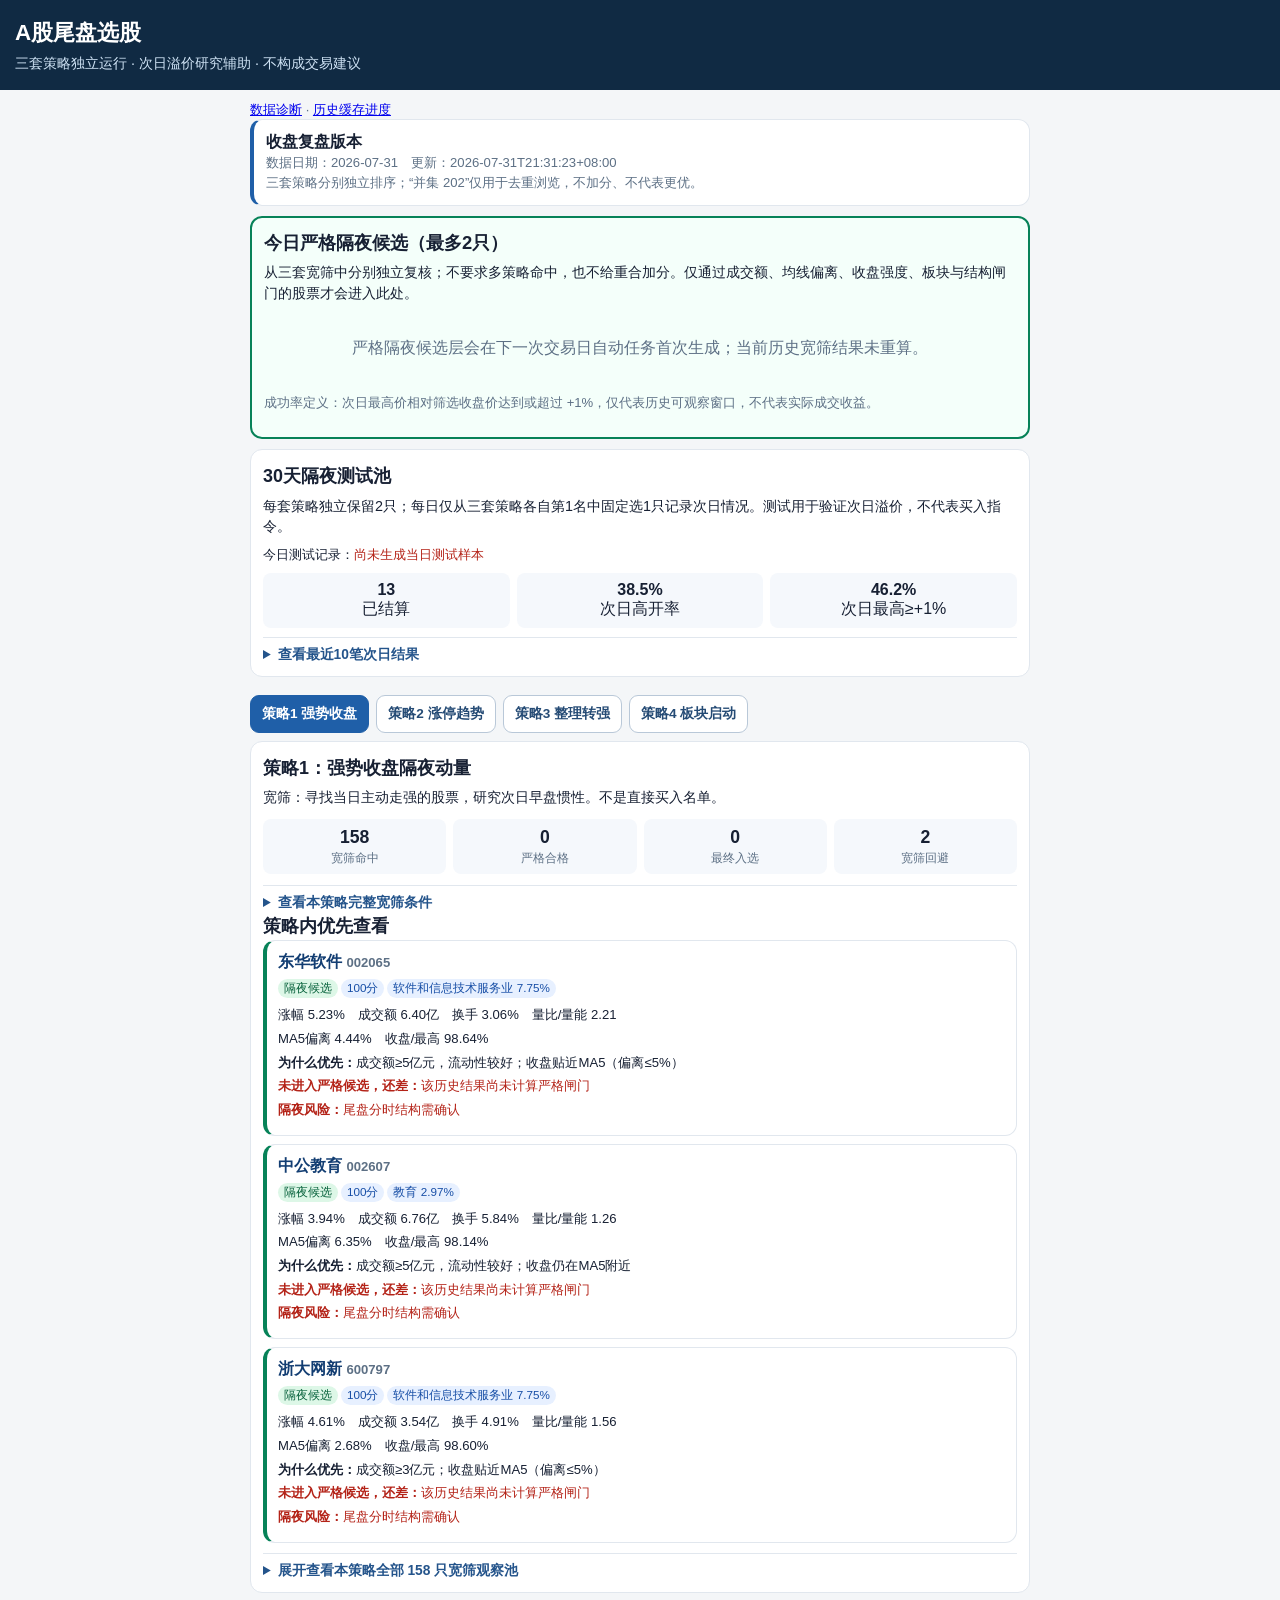
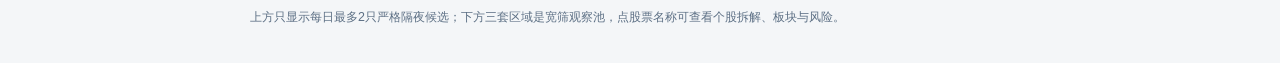
<file: site/index.html>
<!doctype html>
<html lang="zh-CN">
<head>
  <meta charset="utf-8"><meta name="viewport" content="width=device-width,initial-scale=1">
  <title>A股尾盘选股</title>
  <style>
  :root{--navy:#102a43;--blue:#1f5fa8;--bg:#f4f6f8;--line:#e1e7ee;--text:#172033;--muted:#5d7085;--green:#078258;--red:#c92a2a}*{box-sizing:border-box}body{margin:0;background:var(--bg);color:var(--text);font-family:-apple-system,BlinkMacSystemFont,"Segoe UI",sans-serif}header{background:var(--navy);color:#fff;padding:17px 15px}header h1{margin:0;font-size:1.4rem}header p{margin:.35rem 0 0;color:#cfe3f5;font-size:.9rem}main{max-width:800px;margin:auto;padding:10px}.box,.card{background:#fff;border:1px solid var(--line);border-radius:12px}.box{padding:12px;margin-bottom:10px}.meta,.note{font-size:.82rem;color:var(--muted);line-height:1.5}.notice{border-left:4px solid var(--blue)}.tabs{display:flex;gap:7px;overflow-x:auto;position:sticky;top:0;background:var(--bg);padding:8px 0;z-index:2}.tab{border:1px solid #b9c8d8;background:#fff;color:#254b75;border-radius:9px;padding:9px 11px;white-space:nowrap;font-weight:650;font-size:.85rem}.tab.active{background:var(--blue);color:#fff;border-color:var(--blue)}.strategy-title{margin:2px 0;font-size:1.12rem}.purpose{font-size:.9rem;line-height:1.45;margin:.45rem 0}.stats{display:grid;grid-template-columns:repeat(4,1fr);gap:7px;margin:11px 0}.stat{background:#f5f8fc;border-radius:8px;padding:8px;text-align:center}.stat b{display:block;font-size:1.1rem}.stat span{font-size:.72rem;color:var(--muted)}details{margin-top:9px;border-top:1px solid var(--line);padding-top:8px}summary{cursor:pointer;color:#24548b;font-size:.86rem;font-weight:650}.formula{font-size:.82rem;line-height:1.55;color:var(--muted)}.list{display:grid;gap:8px}.card{padding:11px;border-left:4px solid #c58b00}.card.candidate{border-left-color:var(--green)}.card.avoid{border-left-color:var(--red)}.card h3{font-size:1rem;margin:0 0 5px}.card a{color:#123d72;text-decoration:none}.pill{display:inline-block;margin:1px 3px 3px 0;padding:2px 6px;border-radius:12px;background:#e7f0ff;color:#174ea6;font-size:.73rem}.pill.good{background:#ddf7e7;color:#05603a}.pill.warn{background:#fff2cc;color:#805b00}.pill.bad{background:#fee4e2;color:#b42318}.line{font-size:.82rem;line-height:1.5;margin:4px 0}.risk{color:#b42318}.empty{padding:18px;text-align:center;color:var(--muted)}.all-list{margin-top:10px}.footer{font-size:.78rem;color:var(--muted);padding:4px 0 14px}.final{border:2px solid #078258;background:#f4fffa}.final h2{margin:0;font-size:1.15rem}.final-card{border-left-color:#078258}.final-card h3{font-size:1.12rem}.final-card .line{margin:5px 0}.perf{display:grid;grid-template-columns:repeat(3,1fr);gap:7px;margin-top:9px}.perf div{background:#f5f8fc;border-radius:8px;padding:8px;text-align:center}.perf b{display:block;font-size:1rem}@media(max-width:480px){header{padding:15px}.stats{gap:4px}.stat{padding:7px 3px}.stat b{font-size:1rem}.stat span{font-size:.65rem}.tab{padding:8px 9px}.perf{gap:4px}.perf div{padding:7px 3px;font-size:.75rem}}
  </style>
</head>
<body>
<header><h1>A股尾盘选股</h1><p>三套策略独立运行 · 次日溢价研究辅助 · 不构成交易建议</p></header>
<main><div class="meta"><a href="diagnostics.html">数据诊断</a> · <a href="progress.html">历史缓存进度</a></div><div id="app" class="box">正在加载数据…</div></main>
<script>
const $=s=>document.querySelector(s),esc=x=>String(x??'-').replace(/[&<>]/g,c=>({'&':'&amp;','<':'&lt;','>':'&gt;'}[c])),num=(x,n=2)=>Number(x??0).toFixed(n);
const S={strong_close_momentum:{short:'策略1 强势收盘',title:'策略1：强势收盘隔夜动量',purpose:'宽筛：寻找当日主动走强的股票，研究次日早盘惯性。不是直接买入名单。',formula:'MA5向上；收盘>MA5；涨幅3%–8%；量比1–4；换手3%–22%；收盘/最高≥0.97；近10日涨幅-15%–40%。'},recent_limit_up_trend:{short:'策略2 涨停趋势',title:'策略2：近期涨停后的温和趋势',purpose:'宽筛：寻找涨停后未走坏、温和续强的趋势股，研究次日资金承接。',formula:'MA5>MA10且向上；收盘>MA5；2–7交易日前至少一次有效涨停；近5日0%–25%；当日1.5%–7%；量比0.8–4；收盘/最高≥0.97。'},limit_up_reacceleration:{short:'策略3 整理转强',title:'策略3：涨停后整理再转强',purpose:'宽筛：寻找涨停后整理、再次转强的股票，研究二次启动的次日溢价。',formula:'MA5>MA10且向上；收盘>MA5；3–10交易日前至少一次有效涨停；当日1%–7%；成交量/前5日均量0.8–3；换手2%–18%；收盘/最高≥0.97。'},board_resonance_tail_start:{short:'策略4 板块启动',title:'策略4：板块共振尾盘启动（研究版）',purpose:'研究：寻找板块当日同步走强、个股未过度加速且尾盘保持强度的启动票；专门验证次日竞价与早盘溢价。',formula:'MA5向上、收盘>MA5、偏离≤5%；涨幅3.5%–6.5%；量比1.3–3；换手5%–18%；成交额≥5亿；收盘/最高≥0.985；近5日-5%–15%、近10日-10%–25%。最终候选另要求行业板块≥+1.5%。'}};
function r(x,id){return(x.strategy_reviews||{})[id]||{category:'观察',score:0,plus:[],minus:[],pending_manual:[],details:{}}}function cl(q){return q.category==='隔夜候选'?'candidate':q.category==='回避'?'avoid':''}function tg(q){return q.category==='隔夜候选'?'good':q.category==='回避'?'bad':'warn'}
function strict(x,id){return r(x,id).strict_overnight||{passed:false,failures:[]}}function board(q){let d=q.details||{};return d.board_name?d.board_name+(d.board_pct_change==null?'':' '+num(d.board_pct_change)+'%'):'板块待人工确认'}
function card(x,id,final=false){let m=x.metrics||{},q=r(x,id),d=q.details||{},g=strict(x,id),gap=!final&&q.category==='隔夜候选'&&!g.passed?`<p class="line risk"><b>未进入严格候选，还差：</b>${esc((g.failures||[]).join('；')||'该历史结果尚未计算严格闸门')}</p>`:'';return `<article class="card ${final?'final-card ':''}${cl(q)}"><h3><a href="stock.html?code=${encodeURIComponent(x.code)}&strategy=${encodeURIComponent(id)}">${esc(x.name)}</a> <span class="meta">${esc(x.code)}</span></h3><span class="pill ${final?'good':tg(q)}">${final?'严格隔夜候选':esc(q.category)}</span><span class="pill">${num(q.score,0)}分</span><span class="pill">${esc(board(q))}</span><p class="line">涨幅 ${num(m.pct_change)}%　成交额 ${num(m.amount/1e8)}亿　换手 ${num(m.turnover)}%　量比/量能 ${num(m.volume_ratio||m.volume_ma5_multiple)}</p><p class="line">MA5偏离 ${num(m.ma5_distance)}%　收盘/最高 ${num((m.close_high_ratio||0)*100)}%</p><p class="line"><b>为什么优先：</b>${esc((q.plus||[]).slice(0,2).join('；')||'满足该策略宽筛条件')}</p>${gap}<p class="line risk"><b>隔夜风险：</b>${esc((q.minus||[]).slice(0,2).join('；')||(g.failures||[]).slice(0,1).join('；')||(q.pending_manual||[]).slice(0,1).join('；')||'次日竞价与板块强弱仍需确认')}</p></article>`}
function finalZone(d){let hasStrict=Object.prototype.hasOwnProperty.call(d,'final_overnight_candidates'),finals=d.final_overnight_candidates||[],byCode=Object.fromEntries((d.records||[]).map(x=>[x.code,x])),perf=d.overnight_performance?.all;let cards=finals.map(f=>{let x=byCode[f.code];return x?card(x,f.strategy_id,true):''}).join('');let empty=hasStrict?'今天没有通过严格隔夜闸门的候选；空仓也是结果。':'严格隔夜候选层会在下一次交易日自动任务首次生成；当前历史宽筛结果未重算。';let perfHtml=perf?`<div class="perf"><div><b>${perf.trades||0}</b>已结算样本</div><div><b>${perf.high_ge_1pct_rate==null?'-':num(perf.high_ge_1pct_rate,1)+'%'}</b>次日最高≥+1%</div><div><b>${perf.open_positive_rate==null?'-':num(perf.open_positive_rate,1)+'%'}</b>次日开盘为正</div></div>`:'';return `<section class="box final"><h2>今日严格隔夜候选（最多2只）</h2><p class="purpose">从三套宽筛中分别独立复核；不要求多策略命中，也不给重合加分。仅通过成交额、均线偏离、收盘强度、板块与结构闸门的股票才会进入此处。</p>${cards||`<p class="empty">${empty}</p>`}${perfHtml}<p class="note">成功率定义：次日最高价相对筛选收盘价达到或超过 +1%，仅代表历史可观察窗口，不代表实际成交收益。</p></section>`}
function monthlyTestZone(d,m){let test=d.monthly_test||{},pick=test.daily_test_pick,summary=m?.summary||d.monthly_test_performance||{},top=test.strategy_top2||{},labels={strong_close_momentum:'策略1',recent_limit_up_trend:'策略2',limit_up_reacceleration:'策略3'},today=pick?`<b>${esc(pick.name)} ${esc(pick.code)}</b>（${labels[pick.strategy_id]||pick.strategy_id}）　筛选收盘 ${num(pick.selection_close)}　优先分 ${num(pick.priority_score,0)}`:`<span class="risk">${esc(test.no_pick_reason||'尚未生成当日测试样本')}</span>`;let rows=Object.entries(top).map(([id,items])=>`<p class="line"><b>${labels[id]||id}前2名：</b>${(items||[]).map(x=>`${esc(x.name)}(${esc(x.code)})`).join('、')||'无'}</p>`).join('');let recent=(m?.recent_entries||[]).slice(0,10).map(x=>`<tr><td>${esc(x.selection_date)}</td><td>${esc(x.name)} ${esc(x.code)}</td><td>${labels[x.strategy_id]||x.strategy_id}</td><td>${num(x.open_return)}%</td><td>${num(x.high_return)}%</td><td>${num(x.close_return)}%</td></tr>`).join('');let stats=`<div class="perf"><div><b>${summary.settled_trades||0}</b>已结算</div><div><b>${summary.open_positive_rate==null?'-':num(summary.open_positive_rate,1)+'%'}</b>次日高开率</div><div><b>${summary.high_ge_1pct_rate==null?'-':num(summary.high_ge_1pct_rate,1)+'%'}</b>次日最高≥+1%</div></div>`;return `<section class="box"><h2 class="strategy-title">30天隔夜测试池</h2><p class="purpose">每套策略独立保留2只；每日仅从三套策略各自第1名中固定选1只记录次日情况。测试用于验证次日溢价，不代表买入指令。</p><p class="line">今日测试记录：${today}</p>${rows}${stats}<details><summary>查看最近10笔次日结果</summary><div style="overflow:auto"><table class="line"><thead><tr><th>筛选日</th><th>股票</th><th>策略</th><th>次日开盘</th><th>次日最高</th><th>次日收盘</th></tr></thead><tbody>${recent||'<tr><td colspan="6">尚无已结算记录</td></tr>'}</tbody></table></div></details></section>`}
function section(d,id){let a=(d.records||[]).filter(x=>(x.strategy_ids||[]).includes(id)).sort((x,y)=>r(y,id).priority_score-r(x,id).priority_score),g=a.filter(x=>strict(x,id).passed),p=g.length?g:a.filter(x=>r(x,id).category!=='回避'),top=p.slice(0,3),c=(d.score_counts||{})[id]||{},ss=(d.strict_summary||{})[id]||{};return `<section class="box"><h2 class="strategy-title">${S[id].title}</h2><p class="purpose">${S[id].purpose}</p><div class="stats"><div class="stat"><b>${a.length}</b><span>宽筛命中</span></div><div class="stat"><b>${ss.strict_eligible??g.length}</b><span>严格合格</span></div><div class="stat"><b>${ss.selected||0}</b><span>最终入选</span></div><div class="stat"><b>${c.avoid||0}</b><span>宽筛回避</span></div></div><details><summary>查看本策略完整宽筛条件</summary><p class="formula">${S[id].formula}</p></details><h3 class="strategy-title">策略内优先查看</h3><div class="list">${top.map(x=>card(x,id,strict(x,id).passed)).join('')||'<p class="empty">本策略暂无候选</p>'}</div><details class="all-list"><summary>展开查看本策略全部 ${a.length} 只宽筛观察池</summary><div class="list" style="margin-top:10px">${a.map(x=>card(x,id)).join('')}</div></details></section>`}
function render(d,review,monthly){let intraday=!!d.intraday,ids=Object.keys(S),reviewNote=intraday&&review?.market_date===d.market_date?`<br>15:05收盘复盘：${esc(review.run_at||'-')}`:'';$('#app').outerHTML=`<div id="app"><section class="box notice"><b>${intraday?'14:30盘中版本':'收盘复盘版本'}</b><div class="note">数据日期：${esc(d.market_date)}　更新：${esc(d.quote_time||d.run_at||'-')}${reviewNote}<br>三套策略分别独立排序；“并集 ${d.union_count||0}”仅用于去重浏览，不加分、不代表更优。</div></section>${finalZone(d)}${monthlyTestZone(d,monthly)}<nav class="tabs">${ids.map((id,i)=>`<button class="tab ${i?'':'active'}" data-tab="${id}">${S[id].short}</button>`).join('')}</nav><div id="panel"></div><p class="footer">上方只显示每日最多2只严格隔夜候选；下方三套区域是宽筛观察池，点股票名称可查看个股拆解、板块与风险。</p></div>`;let p=$('#panel');function go(id){document.querySelectorAll('.tab').forEach(b=>b.classList.toggle('active',b.dataset.tab===id));p.innerHTML=section(d,id)}document.querySelectorAll('.tab').forEach(b=>b.onclick=()=>go(b.dataset.tab));go(ids[0])}
Promise.all([fetch('data/intraday-latest.json?'+Date.now()).then(x=>x.ok?x.json():null),fetch('data/formal-latest.json?'+Date.now()).then(x=>x.ok?x.json():null),fetch('data/monthly-test-performance.json?'+Date.now()).then(x=>x.ok?x.json():null)]).then(([i,f,m])=>{let today=new Intl.DateTimeFormat('en-CA',{timeZone:'Asia/Shanghai'}).format(new Date()),d=i?.intraday&&i.market_date===today?i:f;if(!d)throw Error();render(d,f,m)}).catch(()=>$('#app').textContent='数据尚未同步，请稍后刷新。');
</script></body></html>
</file>
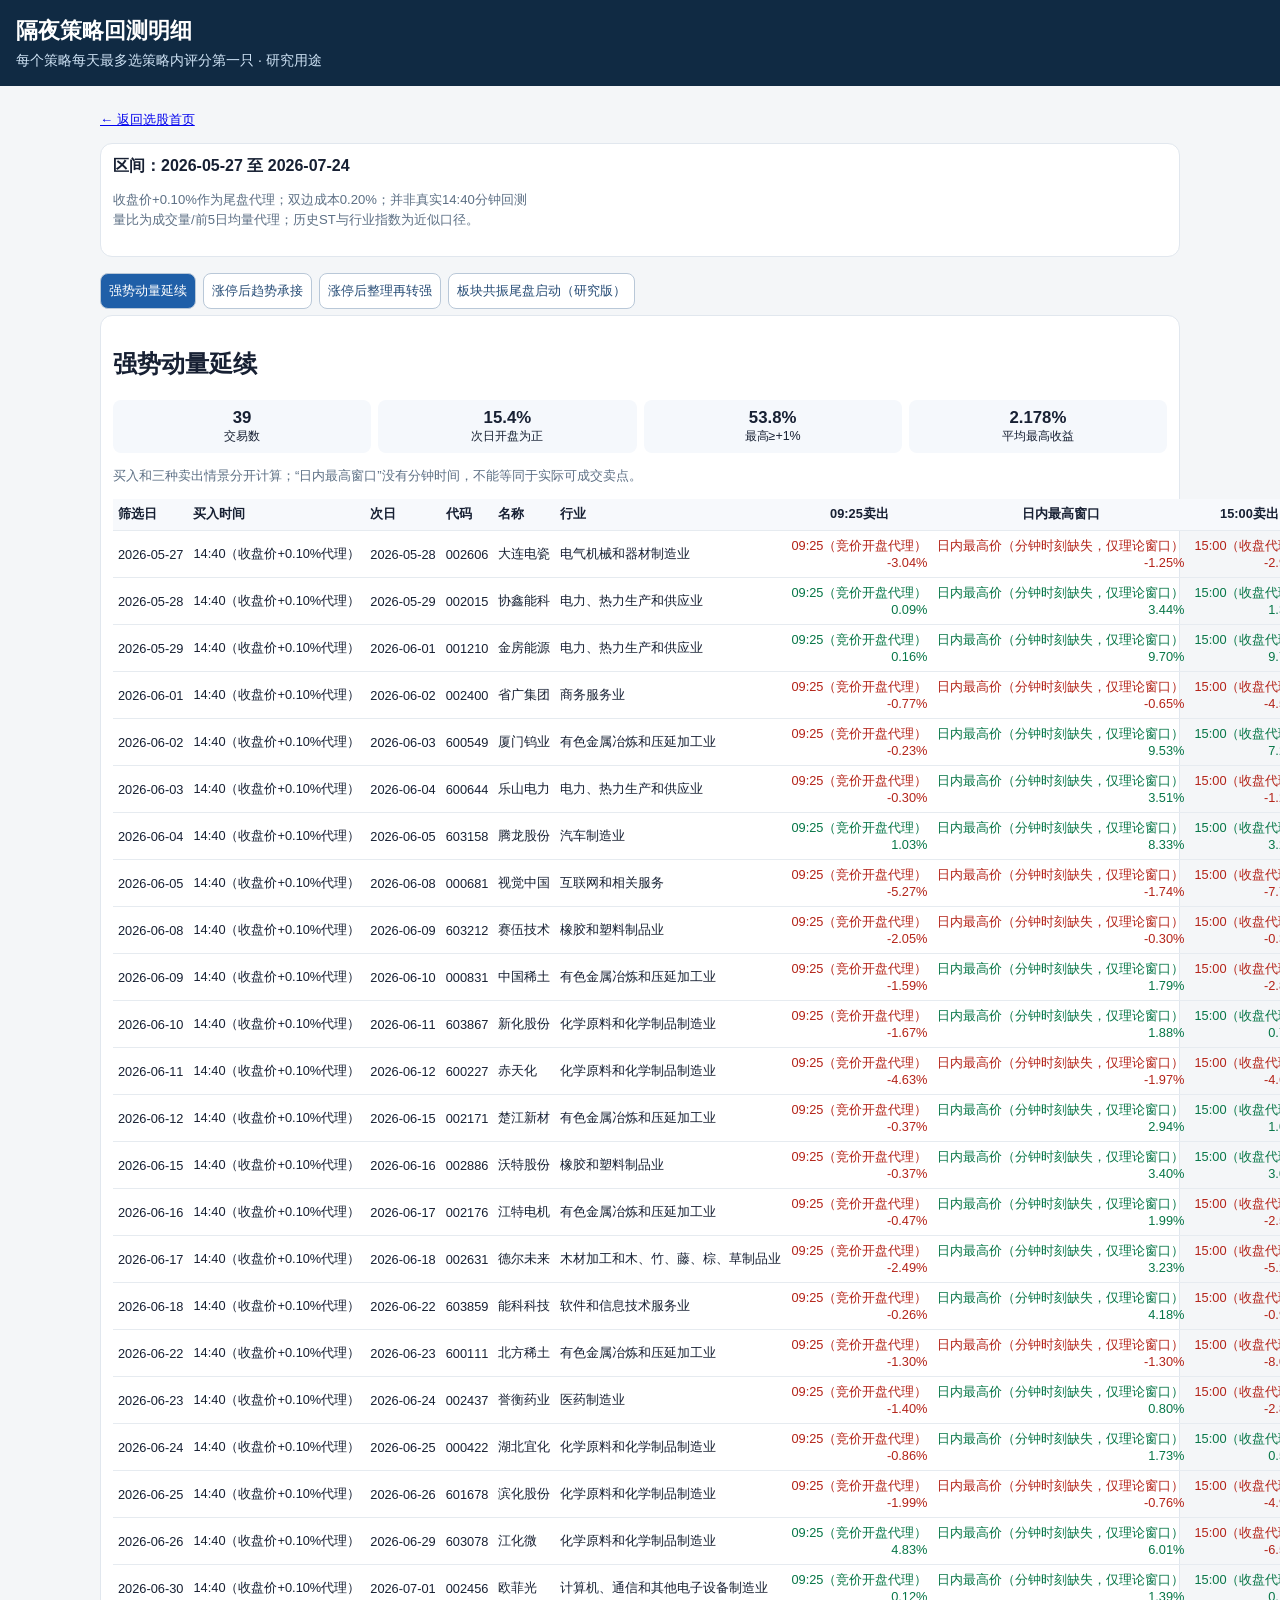
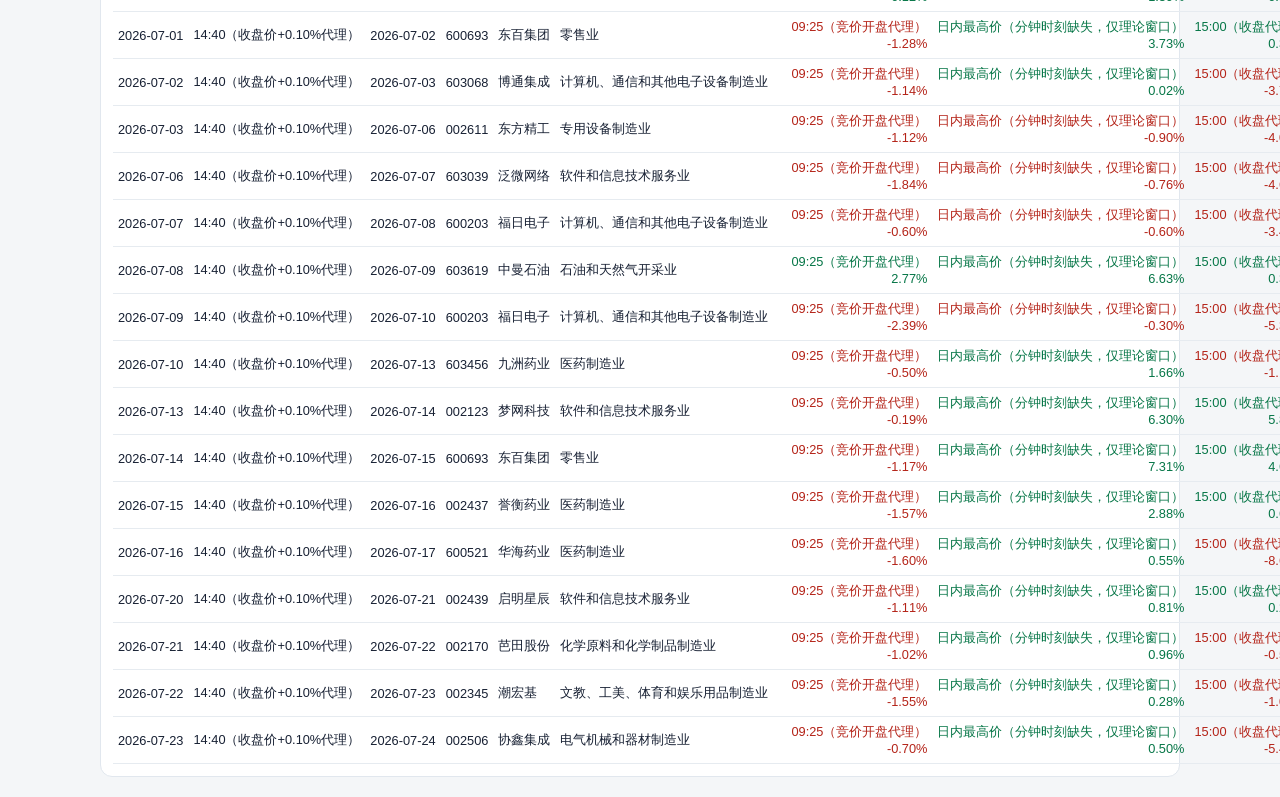
<file: site/backtest.html>
<!doctype html><html lang="zh-CN"><head><meta charset="utf-8"><meta name="viewport" content="width=device-width,initial-scale=1"><title>隔夜策略回测明细</title><style>body{margin:0;background:#f4f6f8;color:#172033;font-family:-apple-system,BlinkMacSystemFont,"Segoe UI",sans-serif}header{background:#102a43;color:#fff;padding:16px}h1{font-size:1.35rem;margin:0}header p{margin:.4rem 0 0;color:#cfe3f5;font-size:.88rem}main{max-width:1080px;margin:auto;padding:10px}.box{background:#fff;border:1px solid #e1e7ee;border-radius:12px;padding:12px;margin-bottom:10px}.note{font-size:.82rem;color:#5d7085;line-height:1.55}.tabs{display:flex;gap:7px;overflow-x:auto;padding:6px 0}.tab{border:1px solid #b9c8d8;background:#fff;color:#254b75;border-radius:8px;padding:8px;white-space:nowrap}.tab.active{background:#1f5fa8;color:#fff}.stats{display:grid;grid-template-columns:repeat(4,1fr);gap:7px}.stat{background:#f5f8fc;border-radius:8px;padding:8px;text-align:center;font-size:.78rem}.stat b{display:block;font-size:1.05rem}table{width:100%;border-collapse:collapse;font-size:.8rem}th,td{border-bottom:1px solid #e6ebf0;padding:7px 5px;text-align:right;white-space:nowrap}th{text-align:center;background:#f7f9fc}td:nth-child(-n+6),th:nth-child(-n+6){text-align:left}.pos{color:#067647}.neg{color:#b42318}@media(max-width:560px){.stats{grid-template-columns:repeat(2,1fr)}.scroll{overflow-x:auto}table{min-width:1040px}}</style></head><body><header><h1>隔夜策略回测明细</h1><p>每个策略每天最多选策略内评分第一只 · 研究用途</p></header><main><p class="note"><a href="index.html">← 返回选股首页</a></p><div id="app" class="box">正在加载回测数据…</div></main><script>const E=x=>String(x??'-'),N=x=>Number(x??0).toFixed(2),L={momentum_continuation:'强势动量延续',limit_up_trend:'涨停后趋势承接',limit_up_reacceleration:'涨停后整理再转强',board_resonance_tail_start:'板块共振尾盘启动（研究版）'},C=x=>x>0?'pos':x<0?'neg':'';function view(d,k){let s=d.summary[k]||{},a=d.trades[k]||[];return `<section class="box"><h2>${L[k]}</h2><div class="stats"><div class="stat"><b>${s.trades||0}</b>交易数</div><div class="stat"><b>${s.open_positive_rate??'-'}%</b>次日开盘为正</div><div class="stat"><b>${s.high_ge_1pct_rate??'-'}%</b>最高≥+1%</div><div class="stat"><b>${s.avg_high_return??'-'}%</b>平均最高收益</div></div><p class="note">买入和三种卖出情景分开计算；“日内最高窗口”没有分钟时间，不能等同于实际可成交卖点。</p><div class="scroll"><table><thead><tr><th>筛选日</th><th>买入时间</th><th>次日</th><th>代码</th><th>名称</th><th>行业</th><th>09:25卖出</th><th>日内最高窗口</th><th>15:00卖出</th></tr></thead><tbody>${a.map(x=>`<tr><td>${E(x.selection_date)}</td><td>${E(x.buy_time)}</td><td>${E(x.measured_date)}</td><td>${E(x.code)}</td><td>${E(x.name)}</td><td>${E(x.industry)}</td><td class="${C(x.open_return)}">${E(x.open_exit_time)}<br>${N(x.open_return)}%</td><td class="${C(x.high_return)}">${E(x.high_exit_time)}<br>${N(x.high_return)}%</td><td class="${C(x.close_return)}">${E(x.close_exit_time)}<br>${N(x.close_return)}%</td></tr>`).join('')||'<tr><td colspan="9">无信号</td></tr>'}</tbody></table></div></section>`}fetch('data/overnight-family-comparison.json?'+Date.now()).then(r=>r.json()).then(d=>{let keys=Object.keys(d.summary);document.querySelector('#app').outerHTML=`<div id="app"><section class="box"><b>区间：${d.date_range.start} 至 ${d.date_range.end}</b><p class="note">${d.execution_assumption}<br>${d.limitation}</p></section><div class="tabs">${keys.map((k,i)=>`<button class="tab ${i?'':'active'}" data-k="${k}">${L[k]}</button>`).join('')}</div><div id="panel"></div></div>`;let go=k=>{document.querySelectorAll('.tab').forEach(b=>b.classList.toggle('active',b.dataset.k===k));document.querySelector('#panel').innerHTML=view(d,k)};document.querySelectorAll('.tab').forEach(b=>b.onclick=()=>go(b.dataset.k));go(keys[0])}).catch(()=>document.querySelector('#app').textContent='回测数据未同步。');</script></body></html>
</file>
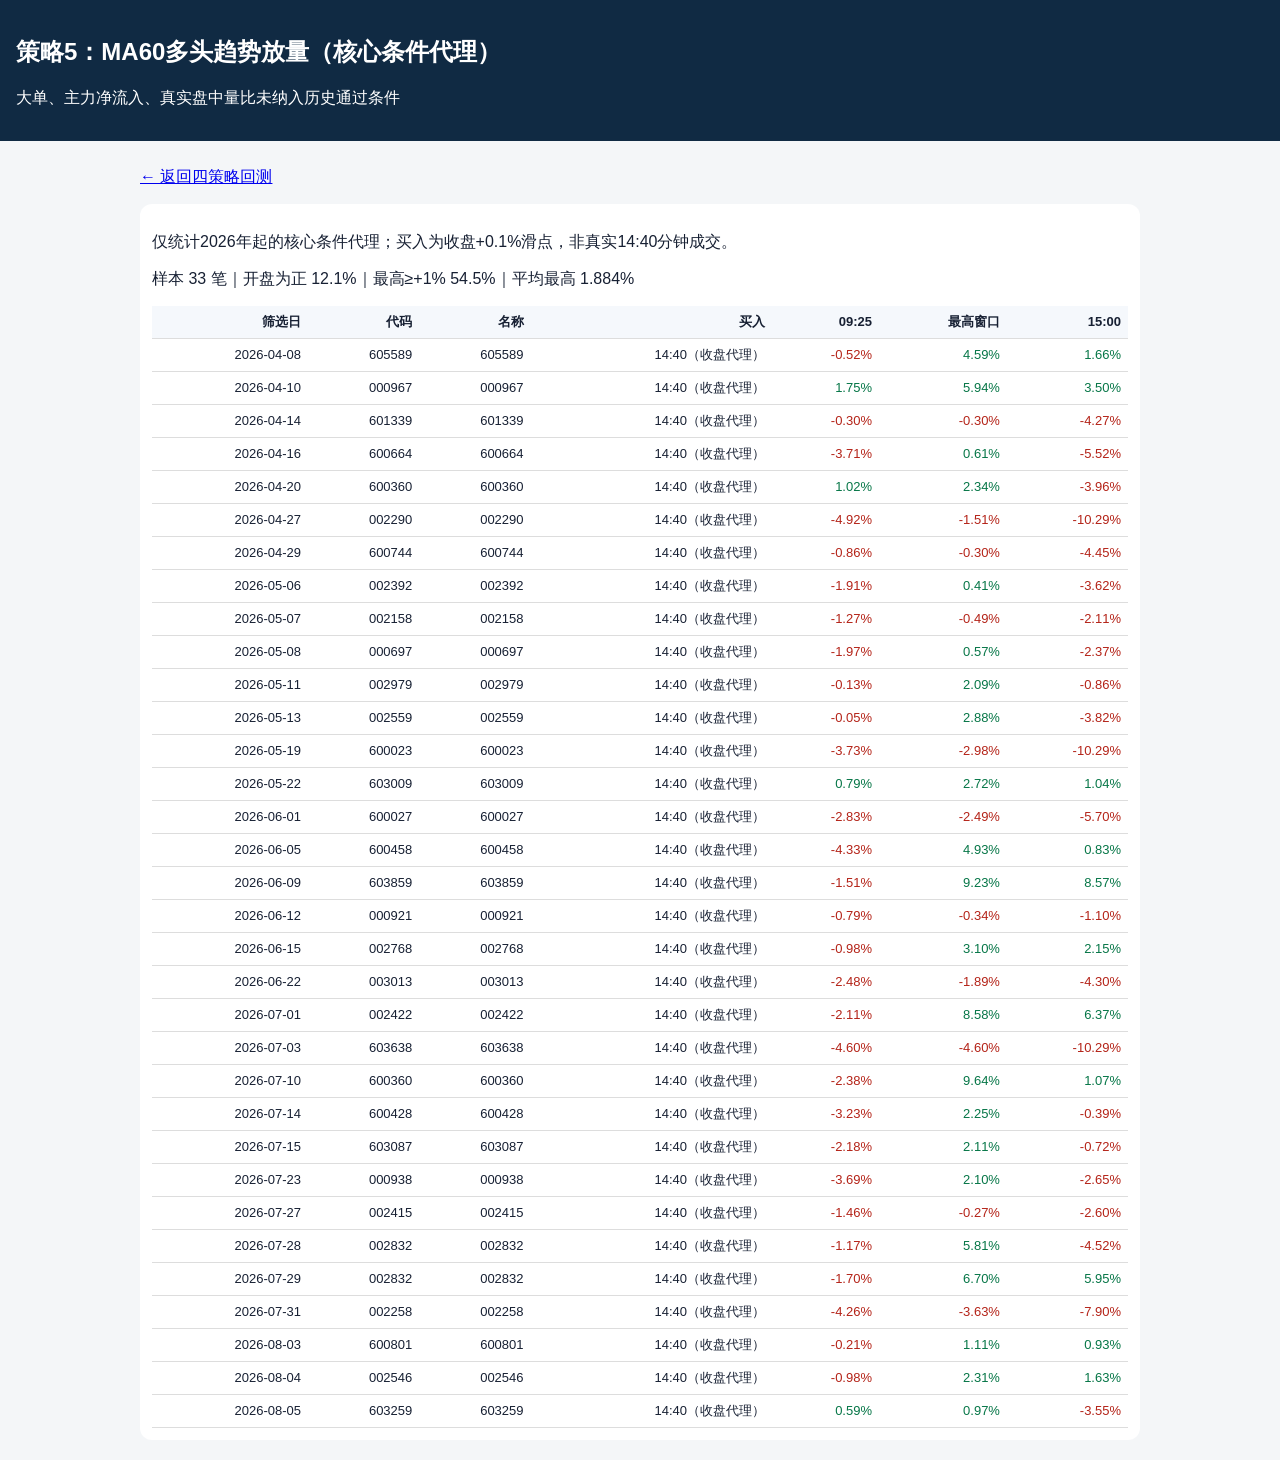
<file: site/backtest5.html>
<!doctype html><meta charset="utf-8"><meta name="viewport" content="width=device-width,initial-scale=1"><title>策略5回测</title><style>body{font-family:Arial;margin:0;background:#f4f6f8;color:#172033}header{background:#102a43;color:white;padding:16px}main{padding:10px;max-width:1000px;margin:auto}.box{background:white;border-radius:12px;padding:12px;margin:10px 0}table{width:100%;border-collapse:collapse;font-size:13px}td,th{padding:7px;border-bottom:1px solid #ddd;text-align:right}th{background:#f5f8fc}.scroll{overflow:auto}.pos{color:#067647}.neg{color:#b42318}</style><header><h2>策略5：MA60多头趋势放量（核心条件代理）</h2><p>大单、主力净流入、真实盘中量比未纳入历史通过条件</p></header><main><p><a href="backtest.html">← 返回四策略回测</a></p><div id="a" class="box">加载中…</div></main><script>let n=x=>Number(x??0).toFixed(2),c=x=>x>0?'pos':x<0?'neg':'';fetch('data/backtest-strategy5.json?'+Date.now()).then(x=>x.json()).then(d=>{let s=d.summary;document.querySelector('#a').innerHTML=`<p>${d.note}</p><p>样本 ${s.trades} 笔｜开盘为正 ${s.open_positive_rate}%｜最高≥+1% ${s.high_ge_1pct_rate}%｜平均最高 ${s.avg_high_return}%</p><div class="scroll"><table><tr><th>筛选日</th><th>代码</th><th>名称</th><th>买入</th><th>09:25</th><th>最高窗口</th><th>15:00</th></tr>${d.trades.map(x=>`<tr><td>${x.selection_date}</td><td>${x.code}</td><td>${x.name}</td><td>${x.buy_time}</td><td class="${c(x.open_return)}">${n(x.open_return)}%</td><td class="${c(x.high_return)}">${n(x.high_return)}%</td><td class="${c(x.close_return)}">${n(x.close_return)}%</td></tr>`).join('')}</table></div>`}).catch(()=>a.textContent='数据未同步');</script>
</file>
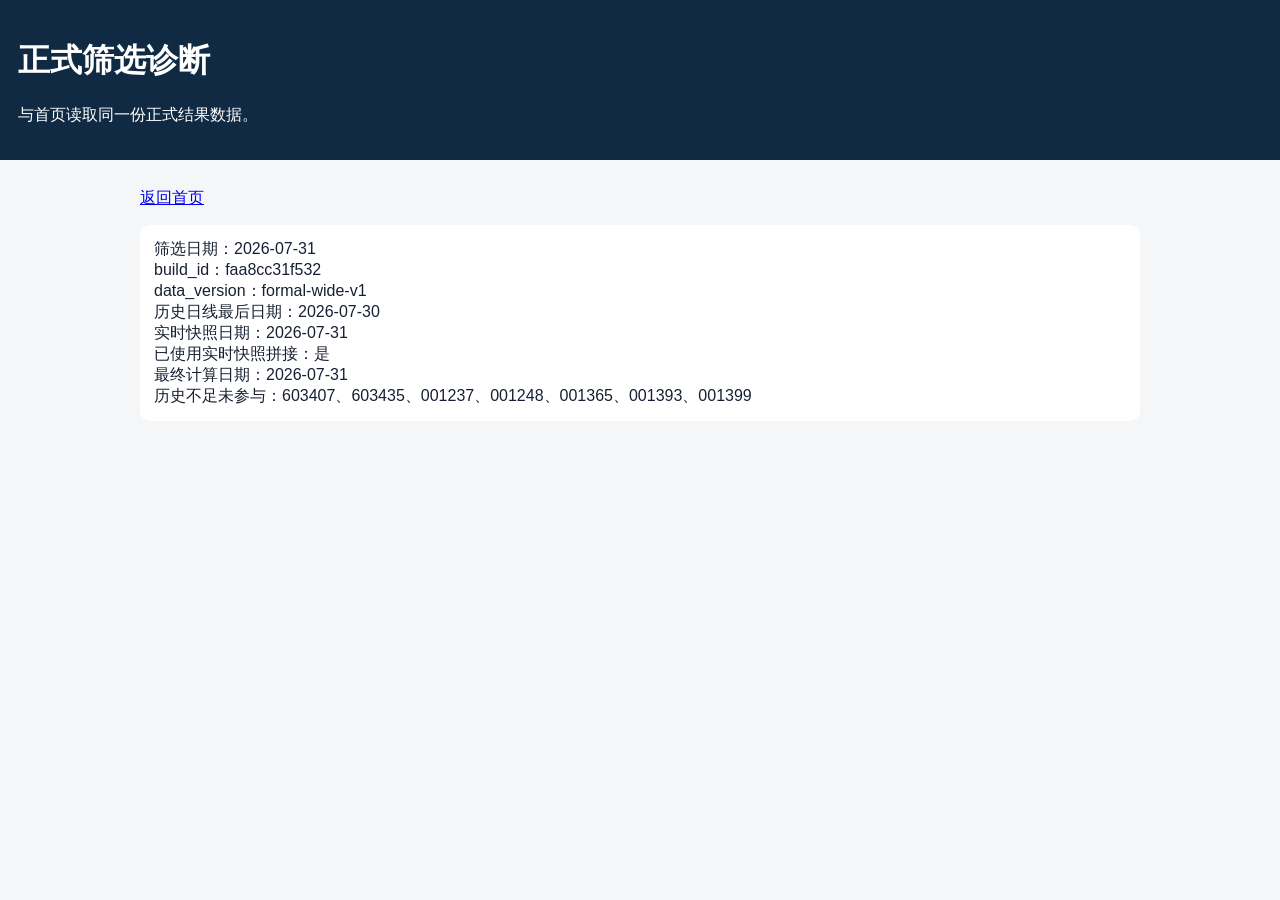
<file: site/diagnostics.html>
<!doctype html><html lang="zh-CN"><head><meta charset="utf-8"><meta name="viewport" content="width=device-width,initial-scale=1"><title>正式筛选诊断</title><style>body{font-family:-apple-system,BlinkMacSystemFont,"Segoe UI",sans-serif;margin:0;background:#f4f6f8;color:#172033}header{background:#102a43;color:#fff;padding:18px}main{max-width:1000px;margin:auto;padding:12px}.box{background:#fff;border-radius:10px;padding:14px;margin:12px 0;overflow:auto}table{width:100%;border-collapse:collapse;font-size:.88rem}th,td{padding:8px;border-bottom:1px solid #e6eaf0;text-align:left}.pass{color:#067647}.fail{color:#b42318}.missing{color:#915f00}@media(max-width:520px){table{font-size:.76rem}}</style></head><body><header><h1>正式筛选诊断</h1><p>与首页读取同一份正式结果数据。</p></header><main><p><a href="./">返回首页</a></p><div id="meta" class="box">加载中…</div><div id="records"></div><script>const esc=x=>String(x??'').replace(/[&<>]/g,c=>({'&':'&amp;','<':'&lt;','>':'&gt;'}[c]));fetch('data/formal-latest.json?'+Date.now()).then(r=>r.json()).then(d=>{document.querySelector('#meta').innerHTML=`筛选日期：${d.market_date}<br>build_id：${d.build_id}<br>data_version：${d.data_version}<br>历史日线最后日期：${d.historical_last_date}<br>实时快照日期：${d.snapshot_date}<br>已使用实时快照拼接：${d.used_snapshot_composite?'是':'否'}<br>最终计算日期：${d.final_calculation_date}<br>历史不足未参与：${(d.excluded_history_insufficient||[]).join('、')||'无'}`;document.querySelector('#records').innerHTML=(d.records||[]).map(x=>`<section class="box"><h3>${esc(x.name)} ${x.code} · ${x.score}分 · ${x.score_category}</h3><p>命中策略：${x.strategy_ids.join('、')}</p><table><tr><th>指标</th><th>实际值</th><th>说明</th></tr><tr><td>MA5偏离</td><td>${Number(x.metrics.ma5_distance||0).toFixed(2)}%</td><td>评分项</td></tr><tr><td>MA10 / MA20趋势</td><td>${x.score_detail.details.ma10_trend} / ${x.score_detail.details.ma20_trend}</td><td>评分项</td></tr><tr><td>涨停后最大回撤</td><td>${x.score_detail.details.max_drawdown_after_limit_up??'—'}</td><td>评分项</td></tr><tr><td>放量长阴 / 连续冲高回落</td><td>${x.score_detail.details.volume_expansion_long_bear?'是':'否'} / ${x.score_detail.details.repeated_rally_pullbacks?'是':'否'}</td><td>评分项</td></tr><tr><td>待人工确认</td><td colspan="2">${x.score_detail.pending_manual.join('；')}</td></tr></table><p class="pass">加分：${x.score_detail.plus.join('；')||'—'}</p><p class="fail">扣分：${x.score_detail.minus.join('；')||'无'}</p></section>`).join('')||'<div class="box">暂无候选</div>';});</script></main></body></html>
</file>
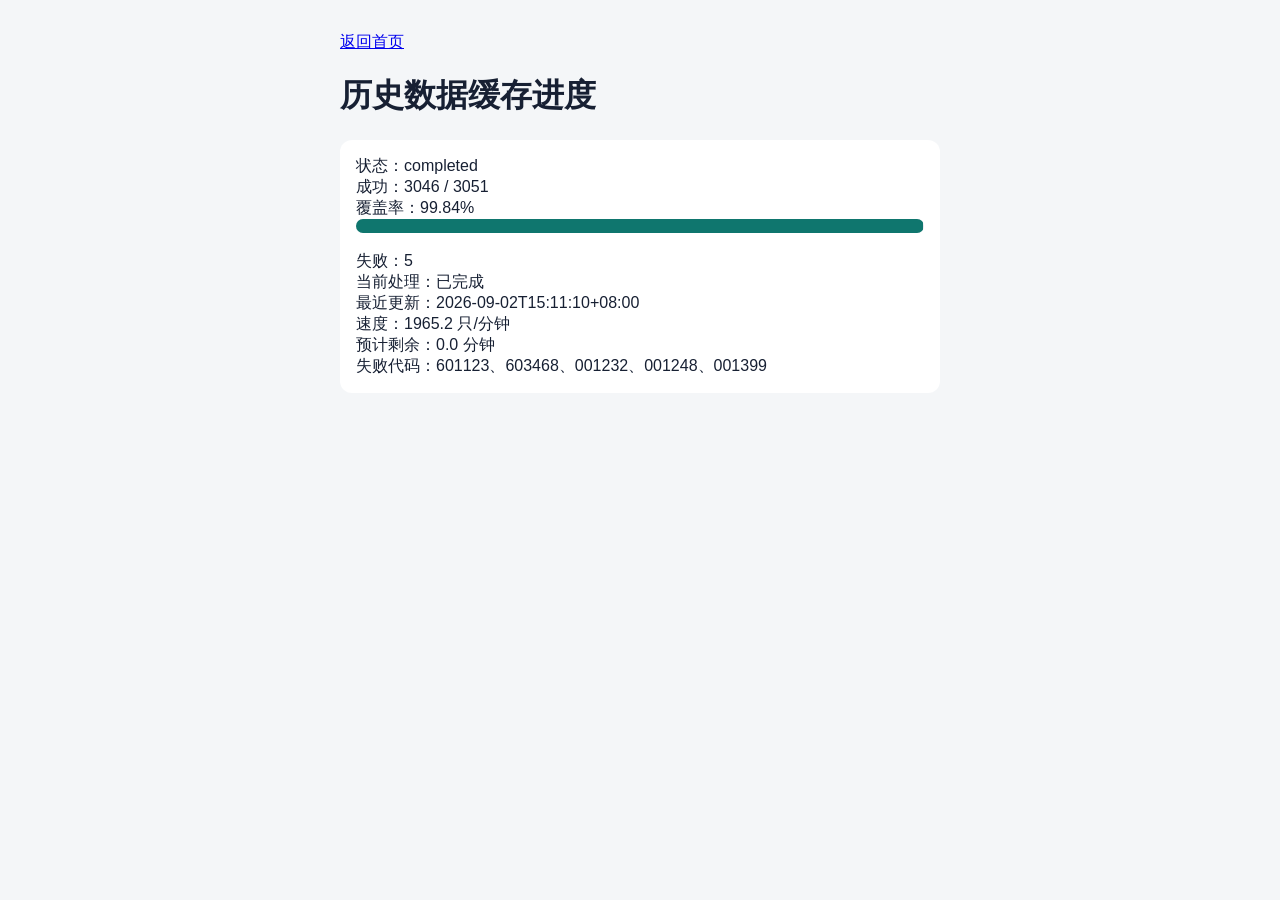
<file: site/progress.html>
<!doctype html><html lang="zh-CN"><meta charset="utf-8"><meta name="viewport" content="width=device-width,initial-scale=1"><title>历史缓存进度</title><style>body{font-family:-apple-system,BlinkMacSystemFont,"Segoe UI",sans-serif;background:#f4f6f8;margin:0;color:#172033}main{max-width:600px;margin:auto;padding:16px}.box{background:#fff;border-radius:12px;padding:16px;margin:12px 0}.bar{height:14px;background:#e5e7eb;border-radius:8px;overflow:hidden}.bar i{display:block;height:100%;background:#0f766e}</style><main><p><a href="./">返回首页</a></p><h1>历史数据缓存进度</h1><div id="app" class="box">正在读取…</div></main><script>async function load(){try{let x=await fetch('data/progress.json?'+Date.now()).then(r=>r.json()),p=(x.coverage*100).toFixed(2);document.querySelector('#app').innerHTML=`状态：${x.status}<br>成功：${x.success} / ${x.total}<br>覆盖率：${p}%<div class="bar"><i style="width:${p}%"></i></div><br>失败：${x.failed}<br>当前处理：${x.current_code||'已完成'}<br>最近更新：${x.updated_at}<br>速度：${x.rate_per_minute.toFixed(1)} 只/分钟<br>预计剩余：${x.estimated_remaining_minutes==null?'—':x.estimated_remaining_minutes.toFixed(1)+' 分钟'}<br>失败代码：${(x.failed_codes||[]).join('、')||'无'}`}catch{document.querySelector('#app').textContent='尚未生成进度文件。'}}load();setInterval(load,30000)</script>
</file>
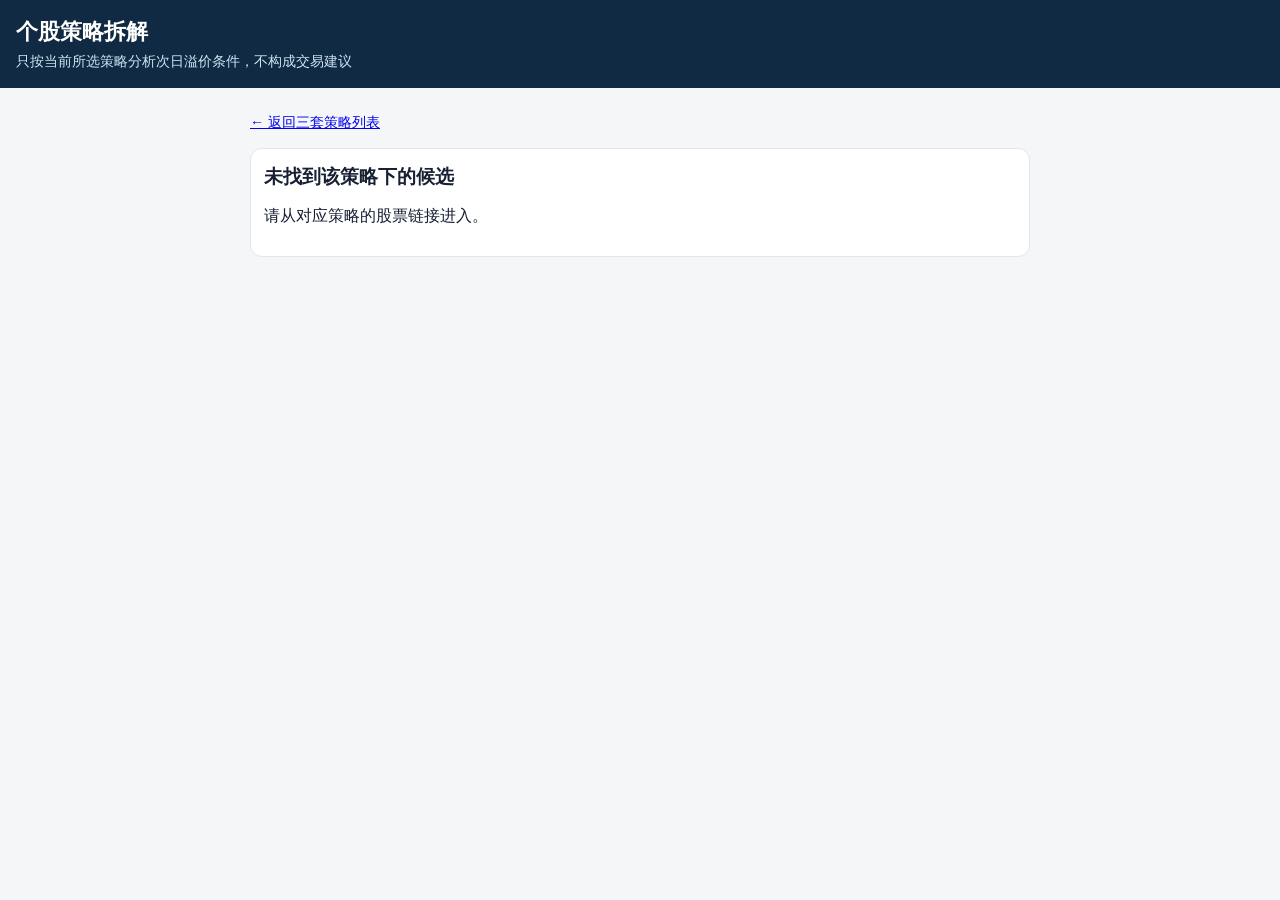
<file: site/stock.html>
<!doctype html><html lang="zh-CN"><head><meta charset="utf-8"><meta name="viewport" content="width=device-width,initial-scale=1"><title>&#20010;&#32929;&#31574;&#30053;&#25286;&#35299;</title><style>
body{margin:0;background:#f4f6f8;color:#172033;font-family:-apple-system,BlinkMacSystemFont,"Segoe UI",sans-serif}header{padding:17px 16px;background:#102a43;color:#fff}header h1{margin:0;font-size:1.35rem}header p{margin:.4rem 0 0;color:#cfe3f5;font-size:.9rem}main{max-width:780px;margin:auto;padding:10px}.box{background:#fff;border:1px solid #e1e7ee;border-radius:12px;padding:13px;margin:10px 0}.good{color:#067647}.bad{color:#b42318}.pending{color:#915f00}.meta{color:#53677d;line-height:1.55;font-size:.88rem}.pill{display:inline-block;padding:3px 7px;margin:2px;border-radius:14px;background:#e7f0ff;color:#174ea6;font-size:.78rem}.board-strong{border-left:4px solid #067647}.board-neutral{border-left:4px solid #c58b00}.board-weak{border-left:4px solid #b42318}h2{font-size:1.17rem;margin:.1rem 0 .65rem}h3{margin:.5rem 0}.cols{display:grid;grid-template-columns:1fr 1fr;gap:10px}.cols section{border-radius:8px;padding:9px;background:#f8fafc}.cols ul{margin:.3rem 0;padding-left:1.2rem;font-size:.88rem;line-height:1.55}dl{display:grid;grid-template-columns:1.25fr 1fr;gap:8px;margin:0}dt{color:#687a8e;font-size:.88rem}dd{margin:0;text-align:right;font-size:.88rem}@media(max-width:510px){.cols{grid-template-columns:1fr}}
</style></head><body><header><h1>&#20010;&#32929;&#31574;&#30053;&#25286;&#35299;</h1><p>&#21482;&#25353;&#24403;&#21069;&#25152;&#36873;&#31574;&#30053;&#20998;&#26512;&#27425;&#26085;&#28322;&#20215;&#26465;&#20214;&#65292;&#19981;&#26500;&#25104;&#20132;&#26131;&#24314;&#35758;</p></header><main><p class="meta"><a href="index.html">&#8592; &#36820;&#22238;&#19977;&#22871;&#31574;&#30053;&#21015;&#34920;</a></p><div id="app" class="box">&#27491;&#22312;&#21152;&#36733;&#8230;</div></main><script>
const p=new URLSearchParams(location.search),code=(p.get('code')||'').padStart(6,'0'),sid=p.get('strategy')||'',app=document.querySelector('#app');
const e=x=>String(x??'-').replace(/[&<>]/g,c=>({'&':'&amp;','<':'&lt;','>':'&gt;'}[c])),n=(x,d=2)=>Number(x??0).toFixed(d);
const T={strong_close_momentum:'\u7b56\u75651\uff1a\u5f3a\u52bf\u6536\u76d8\u9694\u591c\u52a8\u91cf',recent_limit_up_trend:'\u7b56\u75652\uff1a\u8fd1\u671f\u6da8\u505c\u540e\u7684\u6e29\u548c\u8d8b\u52bf',limit_up_reacceleration:'\u7b56\u75653\uff1a\u6da8\u505c\u540e\u6574\u7406\u518d\u8f6c\u5f3a'};
const list=(arr,empty,cls='')=>`<ul class="${cls}">${(arr&&arr.length?arr:[empty]).map(x=>`<li>${e(x)}</li>`).join('')}</ul>`;
function boardBox(d){let pct=d.board_pct_change,name=d.board_name,count=d.board_company_count;if(pct===null||pct===undefined)return `<section class="box board-neutral"><h2>\u677f\u5757\u5f3a\u5ea6\u5206\u6790</h2><p class="pending"><b>\u7ed3\u8bba\uff1a\u5f85\u786e\u8ba4</b> \u2014 \u672a\u83b7\u53d6\u5230\u540c\u65e5\u884c\u4e1a\u677f\u5757\u884c\u60c5\uff0c\u4e0d\u628a\u677f\u5757\u9ed8\u8ba4\u4e3a\u5f3a\u3002</p></section>`;let cl=pct>=2?'board-strong':pct>=0?'board-neutral':'board-weak',label=pct>=2?'\u5f3a\u677f\u5757\u5171\u632f':pct>=0?'\u7ea2\u76d8\u4f46\u4e0d\u5f3a':'\u677f\u5757\u8d70\u5f31',impact=pct>=2?'\u5bf9\u6b21\u65e5\u6ea2\u4ef7\u5c5e\u6b63\u5411\u80cc\u4e66\uff0c\u4f46\u4ecd\u9700\u770b\u65e9\u76d8\u662f\u5426\u5ef6\u7eed\u3002':pct>=0?'\u677f\u5757\u672a\u62d6\u7d2f\uff0c\u4f46\u4e0d\u8db3\u4ee5\u5355\u72ec\u786e\u8ba4\u6ea2\u4ef7\u3002':'\u677f\u5757\u8d70\u5f31\uff0c\u4e2a\u80a1\u72ec\u7acb\u8d70\u5f3a\u7684\u6b21\u65e5\u627f\u63a5\u98ce\u9669\u66f4\u9ad8\u3002';return `<section class="box ${cl}"><h2>\u677f\u5757\u5f3a\u5ea6\u5206\u6790</h2><p><b>${e(name||'\u672a\u5206\u7c7b')}</b>　\u5f53\u65e5\u6da8\u8dcc <b>${n(pct)}%</b>　${count==null?'':`\u677f\u5757\u6210\u5206\u80a1 ${n(count,0)} \u53ea`}</p><p><b>\u7ed3\u8bba\uff1a${label}</b>\u3002${impact}</p><p class="meta">\u6570\u636e\u53e3\u5f84\uff1a\u540c\u65e5\u884c\u4e1a\u677f\u5757\u884c\u60c5\uff0c\u4e0d\u4ee5\u4e2a\u80a1\u6da8\u5e45\u53cd\u63a8\u677f\u5757\u5f3a\u5ea6\u3002</p></section>`}
function page(x,profile,meta){let m=x.metrics||{},r=(x.strategy_reviews||{})[sid]||{},d=r.details||{},other=(x.strategy_ids||[]).filter(z=>z!==sid),boardRisk=d.board_pct_change==null?'\u677f\u5757\u5f3a\u5ea6\u672a\u53d6\u5f97':d.board_pct_change<0?`\u677f\u5757\u5f53\u65e5\u8d70\u5f31 ${n(d.board_pct_change)}%`:'\u677f\u5757\u5f3a\u5ea6\u4ecd\u9700\u6b21\u65e5\u7ade\u4ef7\u9a8c\u8bc1';let business=profile?`<p><b>\u6240\u5c5e\u884c\u4e1a\uff1a</b>${e(profile.industry)}</p><p><b>\u4e3b\u8425\u4e1a\u52a1\uff1a</b>${e(profile.business)}</p><p><b>\u7ecf\u8425\u8303\u56f4\u6458\u8981\uff1a</b>${e(profile.scope)}</p>`:`<p class="pending">\u516c\u53f8\u4e3b\u8425\u8d44\u6599\u672a\u53d6\u5f97\uff0c\u4e0d\u751f\u6210\u9898\u6750\u6216\u8de8\u754c\u53d9\u4e8b\uff0c\u907f\u514d\u81c6\u9020\u3002</p>`;let fixedRisks=['\u5c3e\u76d8\u5206\u65f6\u662f\u5426\u4e3a\u7a81\u51fb\u62c9\u5347\uff0c\u9700\u4eba\u5de5\u786e\u8ba4','\u6b21\u65e5\u7ade\u4ef7\u3001\u65e9\u76d8\u627f\u63a5\u4e0e\u677f\u5757\u662f\u5426\u56de\u6d41\u9700\u9a8c\u8bc1',boardRisk];return `<section class="box"><h1>${e(x.name)} <span class="meta">${x.code}</span></h1><span class="pill">${e(T[sid]||sid)}</span><span class="pill">\u672c\u7b56\u7565 ${n(r.score,0)} / 100</span><span class="pill">${e(r.category)}</span><p class="meta">${meta.provisional?'\u76d8\u4e2d\u4e34\u65f6':'\u6536\u76d8\u6b63\u5f0f'} &#183; ${e(meta.market_date)} &#183; ${e(meta.quote_time||meta.run_at)}</p></section><section class="box"><h2>\u516c\u53f8\u505a\u4ec0\u4e48</h2>${business}</section>${boardBox(d)}<section class="box"><h2>\u8be5\u7b56\u7565\u4e0b\u7684\u5224\u65ad</h2><div class="cols"><section><h3 class="good">\u4f18\u70b9 / \u4e3a\u4ec0\u4e48\u5165\u9009</h3>${list(r.plus,'\u6ee1\u8db3\u8be5\u7b56\u7565\u7684\u5bbd\u7b5b\u786c\u6761\u4ef6','good')}</section><section><h3 class="bad">\u7f3a\u70b9 / \u4e3a\u4ec0\u4e48\u4e0d\u4f18\u5148</h3>${list(r.minus,'\u672a\u51fa\u73b0\u989d\u5916\u89c4\u5219\u5316\u6263\u5206\uff0c\u4ecd\u9700\u7ed3\u5408\u677f\u5757\u4e0e\u5206\u65f6','bad')}</section></div><p class="meta">${other.length?`\u5176\u5b83\u7b56\u7565\u4e5f\u547d\u4e2d\uff1a${other.map(z=>T[z]).join('\uff1b')}\u3002\u8fd9\u4e0d\u52a0\u5206\uff0c\u4e5f\u4e0d\u8868\u793a\u66f4\u597d\uff1b\u53ea\u5728\u5f53\u524d\u7b56\u7565\u5185\u8bc4\u4f30\u3002`:'\u8be5\u80a1\u53ea\u6309\u5f53\u524d\u7b56\u7565\u8bc4\u4f30\uff0c\u4e0d\u4e0e\u5176\u4ed6\u7b56\u7565\u4ea4\u53c9\u52a0\u5206\u3002'}</p></section><section class="box"><h2>\u9694\u591c\u98ce\u9669\u4e0e\u6b21\u65e5\u9a8c\u8bc1</h2>${list([...(r.pending_manual||[]),...fixedRisks],'\u6b21\u65e5\u7ade\u4ef7\u4e0e\u677f\u5757\u627f\u63a5\u4ecd\u9700\u9a8c\u8bc1','pending')}<p class="bad">\u8fd9\u662f\u5c3e\u76d8\u4ecb\u5165\u3001\u7814\u7a76\u6b21\u65e5\u6ea2\u4ef7\u7684\u7cfb\u7edf\uff1b\u5982\u7ade\u4ef7\u4e0d\u53ca\u9884\u671f\u6216\u677f\u5757\u8f6c\u5f31\uff0c\u4e0d\u5e94\u628a\u77ed\u7ebf\u4e34\u65f6\u6539\u6210\u957f\u6301\u3002</p></section><section class="box"><h2>\u5173\u952e\u91cf\u5316\u6570\u636e</h2><dl><dt>\u5f53\u65e5\u6da8\u5e45</dt><dd>${n(m.pct_change)}%</dd><dt>\u6210\u4ea4\u989d</dt><dd>${n(m.amount/1e8)}\u4ebf\u5143</dd><dt>\u6362\u624b\u7387 / \u91cf\u6bd4</dt><dd>${n(m.turnover)}% / ${n(m.volume_ratio)}</dd><dt>MA5\u504f\u79bb</dt><dd>${n(m.ma5_distance)}%</dd><dt>\u6536\u76d8/\u6700\u9ad8</dt><dd>${n((m.close_high_ratio||0)*100)}%</dd><dt>\u6700\u8fd1\u6da8\u505c\u65e5\u671f</dt><dd>${e(d.latest_limit_up_date||'-')}</dd><dt>\u6da8\u505c\u540e\u6700\u5927\u56de\u64a4</dt><dd>${d.max_drawdown_after_limit_up==null?'-':n(d.max_drawdown_after_limit_up)+'%'}</dd></dl></section>`}
Promise.all([fetch('data/intraday-latest.json?'+Date.now()).then(x=>x.ok?x.json():null),fetch('data/formal-latest.json?'+Date.now()).then(x=>x.ok?x.json():null),fetch('data/company-profiles.json?'+Date.now()).then(x=>x.ok?x.json():{})]).then(([i,f,profiles])=>{let d=i?.provisional&&Date.now()-Date.parse(i.quote_time)<180*60000?i:f,x=(d?.records||[]).find(z=>String(z.code).padStart(6,'0')===code);if(!x||!sid||!(x.strategy_ids||[]).includes(sid)){app.innerHTML='<h2>\u672a\u627e\u5230\u8be5\u7b56\u7565\u4e0b\u7684\u5019\u9009</h2><p>\u8bf7\u4ece\u5bf9\u5e94\u7b56\u7565\u7684\u80a1\u7968\u94fe\u63a5\u8fdb\u5165\u3002</p>';return}app.outerHTML=page(x,profiles[code],d)}).catch(()=>app.textContent='\u6570\u636e\u5c1a\u672a\u540c\u6b65\uff0c\u8bf7\u7a0d\u540e\u5237\u65b0\u3002');
</script></body></html>
</file>
